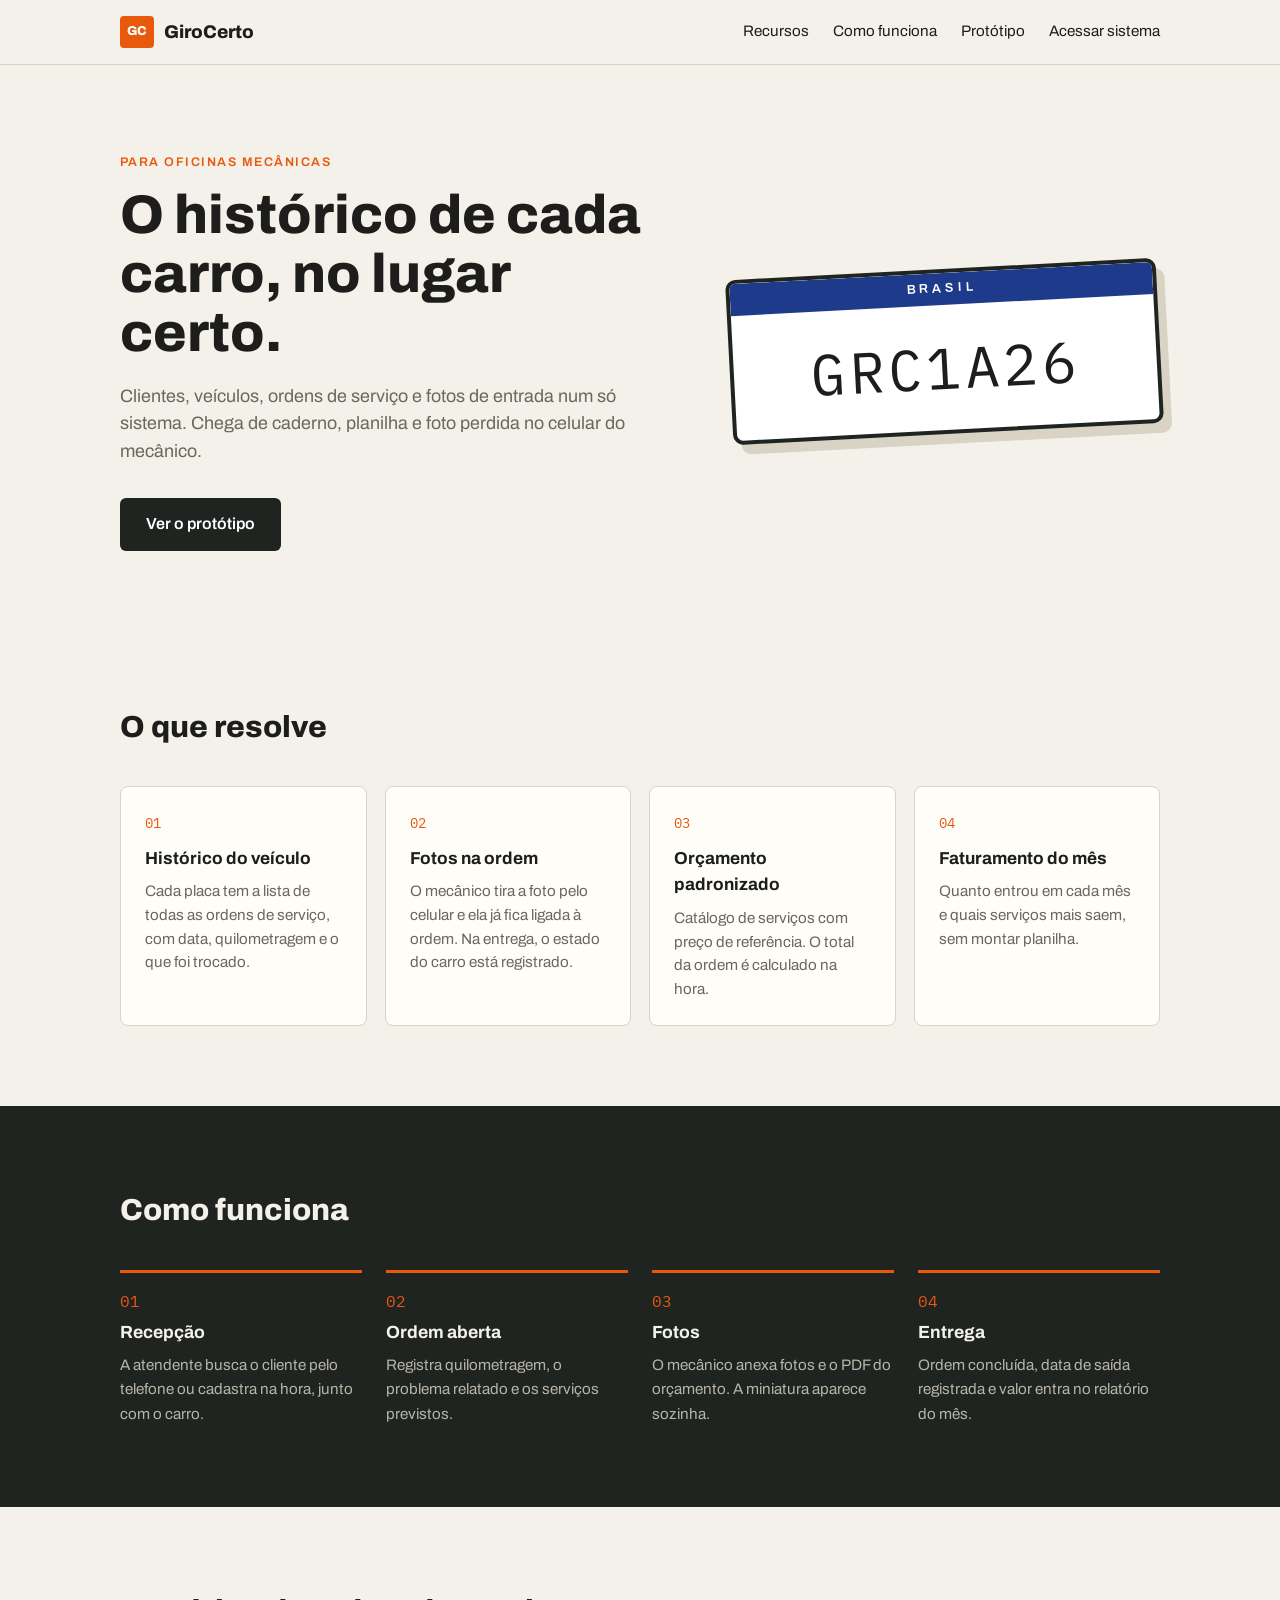
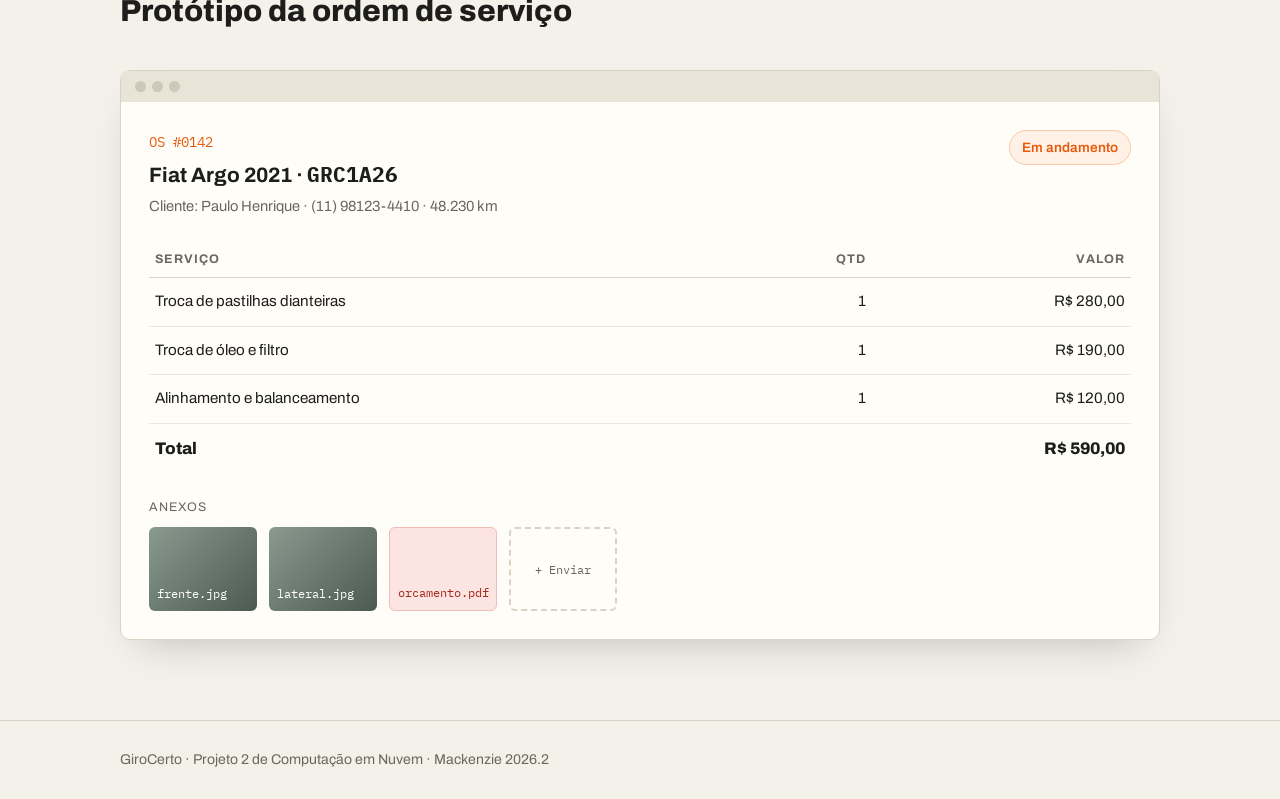
<file: web/index.html>
<!doctype html>
<html lang="pt-BR">
<head>
<meta charset="utf-8">
<meta name="viewport" content="width=device-width, initial-scale=1">
<title>GiroCerto | Gestão para oficinas</title>
<link rel="preconnect" href="https://fonts.googleapis.com">
<link rel="preconnect" href="https://fonts.gstatic.com" crossorigin>
<link href="https://fonts.googleapis.com/css2?family=Archivo:wght@400;600;800&family=IBM+Plex+Mono:wght@500&display=swap" rel="stylesheet">
<link rel="stylesheet" href="style.css">
</head>
<body>

<header class="topo">
  <div class="wrap topo-in">
    <a href="#" class="marca"><span class="marca-icone">GC</span>GiroCerto</a>
    <nav>
      <a href="#recursos">Recursos</a>
      <a href="#fluxo">Como funciona</a>
      <a href="#prototipo">Protótipo</a>
      <a href="app.html">Acessar sistema</a>
    </nav>
  </div>
</header>

<section class="hero">
  <div class="wrap hero-in">
    <div>
      <p class="etiqueta">Para oficinas mecânicas</p>
      <h1>O histórico de cada carro, no lugar certo.</h1>
      <p class="lead">Clientes, veículos, ordens de serviço e fotos de entrada num só sistema. Chega de caderno, planilha e foto perdida no celular do mecânico.</p>
      <a href="#prototipo" class="botao">Ver o protótipo</a>
    </div>
    <div class="placa" aria-hidden="true">
      <span class="placa-topo">BRASIL</span>
      <span class="placa-num">GRC1A26</span>
    </div>
  </div>
</section>

<section id="recursos" class="secao">
  <div class="wrap">
    <h2>O que resolve</h2>
    <div class="cards">
      <article class="card">
        <span class="num">01</span>
        <h3>Histórico do veículo</h3>
        <p>Cada placa tem a lista de todas as ordens de serviço, com data, quilometragem e o que foi trocado.</p>
      </article>
      <article class="card">
        <span class="num">02</span>
        <h3>Fotos na ordem</h3>
        <p>O mecânico tira a foto pelo celular e ela já fica ligada à ordem. Na entrega, o estado do carro está registrado.</p>
      </article>
      <article class="card">
        <span class="num">03</span>
        <h3>Orçamento padronizado</h3>
        <p>Catálogo de serviços com preço de referência. O total da ordem é calculado na hora.</p>
      </article>
      <article class="card">
        <span class="num">04</span>
        <h3>Faturamento do mês</h3>
        <p>Quanto entrou em cada mês e quais serviços mais saem, sem montar planilha.</p>
      </article>
    </div>
  </div>
</section>

<section id="fluxo" class="secao secao-escura">
  <div class="wrap">
    <h2>Como funciona</h2>
    <ol class="fluxo">
      <li><strong>Recepção</strong><span>A atendente busca o cliente pelo telefone ou cadastra na hora, junto com o carro.</span></li>
      <li><strong>Ordem aberta</strong><span>Registra quilometragem, o problema relatado e os serviços previstos.</span></li>
      <li><strong>Fotos</strong><span>O mecânico anexa fotos e o PDF do orçamento. A miniatura aparece sozinha.</span></li>
      <li><strong>Entrega</strong><span>Ordem concluída, data de saída registrada e valor entra no relatório do mês.</span></li>
    </ol>
  </div>
</section>

<section id="prototipo" class="secao">
  <div class="wrap">
    <h2>Protótipo da ordem de serviço</h2>
    <div class="tela">
      <div class="tela-barra"><i></i><i></i><i></i></div>
      <div class="tela-corpo">
        <div class="os-cabecalho">
          <div>
            <span class="os-id">OS #0142</span>
            <h3>Fiat Argo 2021 · <span class="mono">GRC1A26</span></h3>
            <p class="muted">Cliente: Paulo Henrique · (11) 98123-4410 · 48.230 km</p>
          </div>
          <span class="status">Em andamento</span>
        </div>
        <table class="itens">
          <thead><tr><th>Serviço</th><th>Qtd</th><th>Valor</th></tr></thead>
          <tbody>
            <tr><td>Troca de pastilhas dianteiras</td><td>1</td><td>R$ 280,00</td></tr>
            <tr><td>Troca de óleo e filtro</td><td>1</td><td>R$ 190,00</td></tr>
            <tr><td>Alinhamento e balanceamento</td><td>1</td><td>R$ 120,00</td></tr>
          </tbody>
          <tfoot><tr><td colspan="2">Total</td><td>R$ 590,00</td></tr></tfoot>
        </table>
        <div class="anexos">
          <span class="anexo-titulo">Anexos</span>
          <div class="anexo-lista">
            <div class="anexo foto">frente.jpg</div>
            <div class="anexo foto">lateral.jpg</div>
            <div class="anexo pdf">orcamento.pdf</div>
            <div class="anexo novo">+ Enviar</div>
          </div>
        </div>
      </div>
    </div>
  </div>
</section>

<footer class="rodape">
  <div class="wrap">
    <p>GiroCerto · Projeto 2 de Computação em Nuvem · Mackenzie 2026.2</p>
  </div>
</footer>

</body>
</html>
</file>
<file: web/style.css>
:root {
  --fundo: #f4f1ea;
  --texto: #1d1d1b;
  --muted: #6b675e;
  --linha: #d9d3c5;
  --laranja: #e8590c;
  --escuro: #1f2421;
  --card: #fffdf8;
}

* { box-sizing: border-box; margin: 0; padding: 0; }

body {
  font-family: "Archivo", system-ui, sans-serif;
  background: var(--fundo);
  color: var(--texto);
  line-height: 1.55;
}

a { color: inherit; text-decoration: none; }

.wrap { max-width: 1080px; margin: 0 auto; padding: 0 20px; }
.mono { font-family: "IBM Plex Mono", monospace; }
.muted { color: var(--muted); font-size: .92rem; }

.topo { border-bottom: 1px solid var(--linha); background: var(--fundo); position: sticky; top: 0; z-index: 5; }
.topo-in { display: flex; justify-content: space-between; align-items: center; height: 64px; }
.marca { font-weight: 800; font-size: 1.15rem; display: flex; align-items: center; gap: 10px; }
.marca-icone { background: var(--laranja); color: #fff; font-size: .8rem; padding: 6px 7px; border-radius: 4px; }
nav { display: flex; gap: 24px; font-size: .95rem; }
nav a:hover { color: var(--laranja); }

.hero { padding: 88px 0 72px; }
.hero-in { display: grid; grid-template-columns: 1.3fr 1fr; gap: 48px; align-items: center; }
.etiqueta { text-transform: uppercase; letter-spacing: .12em; font-size: .78rem; font-weight: 600; color: var(--laranja); margin-bottom: 14px; }
h1 { font-size: clamp(2.1rem, 5vw, 3.4rem); line-height: 1.08; font-weight: 800; margin-bottom: 20px; }
.lead { font-size: 1.12rem; color: var(--muted); max-width: 520px; margin-bottom: 32px; }
.botao { display: inline-block; background: var(--escuro); color: #fff; padding: 14px 26px; border-radius: 6px; font-weight: 600; }
.botao:hover { background: var(--laranja); }

.placa { background: #fff; border: 4px solid var(--escuro); border-radius: 10px; overflow: hidden; text-align: center; transform: rotate(-3deg); box-shadow: 8px 10px 0 var(--linha); }
.placa-topo { display: block; background: #1e3a8a; color: #fff; font-size: .8rem; letter-spacing: .3em; padding: 6px 0; font-weight: 600; }
.placa-num { display: block; font-family: "IBM Plex Mono", monospace; font-size: clamp(2.2rem, 6vw, 3.6rem); padding: 18px 10px; letter-spacing: .06em; }

.secao { padding: 80px 0; }
.secao h2 { font-size: 1.9rem; font-weight: 800; margin-bottom: 36px; }
.secao-escura { background: var(--escuro); color: #f4f1ea; }

.cards { display: grid; grid-template-columns: repeat(4, 1fr); gap: 18px; }
.card { background: var(--card); border: 1px solid var(--linha); border-radius: 8px; padding: 24px; }
.card h3 { font-size: 1.08rem; margin: 10px 0 8px; }
.card p { color: var(--muted); font-size: .95rem; }
.num { font-family: "IBM Plex Mono", monospace; color: var(--laranja); font-size: .9rem; }

.fluxo { list-style: none; display: grid; grid-template-columns: repeat(4, 1fr); gap: 24px; counter-reset: passo; }
.fluxo li { border-top: 3px solid var(--laranja); padding-top: 16px; counter-increment: passo; }
.fluxo li::before { content: counter(passo, decimal-leading-zero); font-family: "IBM Plex Mono", monospace; color: var(--laranja); display: block; margin-bottom: 6px; }
.fluxo strong { display: block; font-size: 1.1rem; margin-bottom: 6px; }
.fluxo span { color: #b9b4a8; font-size: .95rem; }

.tela { background: var(--card); border: 1px solid var(--linha); border-radius: 10px; overflow: hidden; box-shadow: 0 18px 40px -20px rgba(0,0,0,.25); }
.tela-barra { background: #e9e4d8; padding: 10px 14px; display: flex; gap: 6px; }
.tela-barra i { width: 11px; height: 11px; border-radius: 50%; background: #cfc8b8; }
.tela-corpo { padding: 28px; }
.os-cabecalho { display: flex; justify-content: space-between; align-items: flex-start; gap: 16px; margin-bottom: 24px; flex-wrap: wrap; }
.os-id { font-family: "IBM Plex Mono", monospace; color: var(--laranja); font-size: .85rem; }
.os-cabecalho h3 { font-size: 1.3rem; margin: 4px 0; }
.status { background: #fff1e6; color: var(--laranja); border: 1px solid #f7c8a6; padding: 6px 12px; border-radius: 999px; font-size: .85rem; font-weight: 600; white-space: nowrap; }

.itens { width: 100%; border-collapse: collapse; margin-bottom: 24px; font-size: .95rem; }
.itens th { text-align: left; font-size: .78rem; text-transform: uppercase; letter-spacing: .08em; color: var(--muted); border-bottom: 1px solid var(--linha); padding: 8px 6px; }
.itens td { padding: 12px 6px; border-bottom: 1px solid #ece7dc; }
.itens th:nth-child(n+2), .itens td:nth-child(n+2) { text-align: right; }
.itens tfoot td { font-weight: 800; border-bottom: none; font-size: 1.05rem; }

.anexo-titulo { font-size: .78rem; text-transform: uppercase; letter-spacing: .08em; color: var(--muted); display: block; margin-bottom: 10px; }
.anexo-lista { display: flex; gap: 12px; flex-wrap: wrap; }
.anexo { width: 108px; height: 84px; border-radius: 6px; display: flex; align-items: flex-end; padding: 8px; font-size: .78rem; font-family: "IBM Plex Mono", monospace; }
.anexo.foto { background: linear-gradient(135deg, #8a9a8f, #4b5a52); color: #fff; }
.anexo.pdf { background: #fbe4e1; color: #a5281b; border: 1px solid #f1bdb6; }
.anexo.novo { border: 2px dashed var(--linha); color: var(--muted); align-items: center; justify-content: center; }

.rodape { border-top: 1px solid var(--linha); padding: 28px 0; color: var(--muted); font-size: .88rem; }

@media (max-width: 860px) {
  .hero-in { grid-template-columns: 1fr; }
  .placa { max-width: 320px; }
  .cards, .fluxo { grid-template-columns: 1fr 1fr; }
  nav { display: none; }
}

@media (max-width: 520px) {
  .cards, .fluxo { grid-template-columns: 1fr; }
  .tela-corpo { padding: 18px; }
  .hero { padding: 56px 0 48px; }
}
</file>
